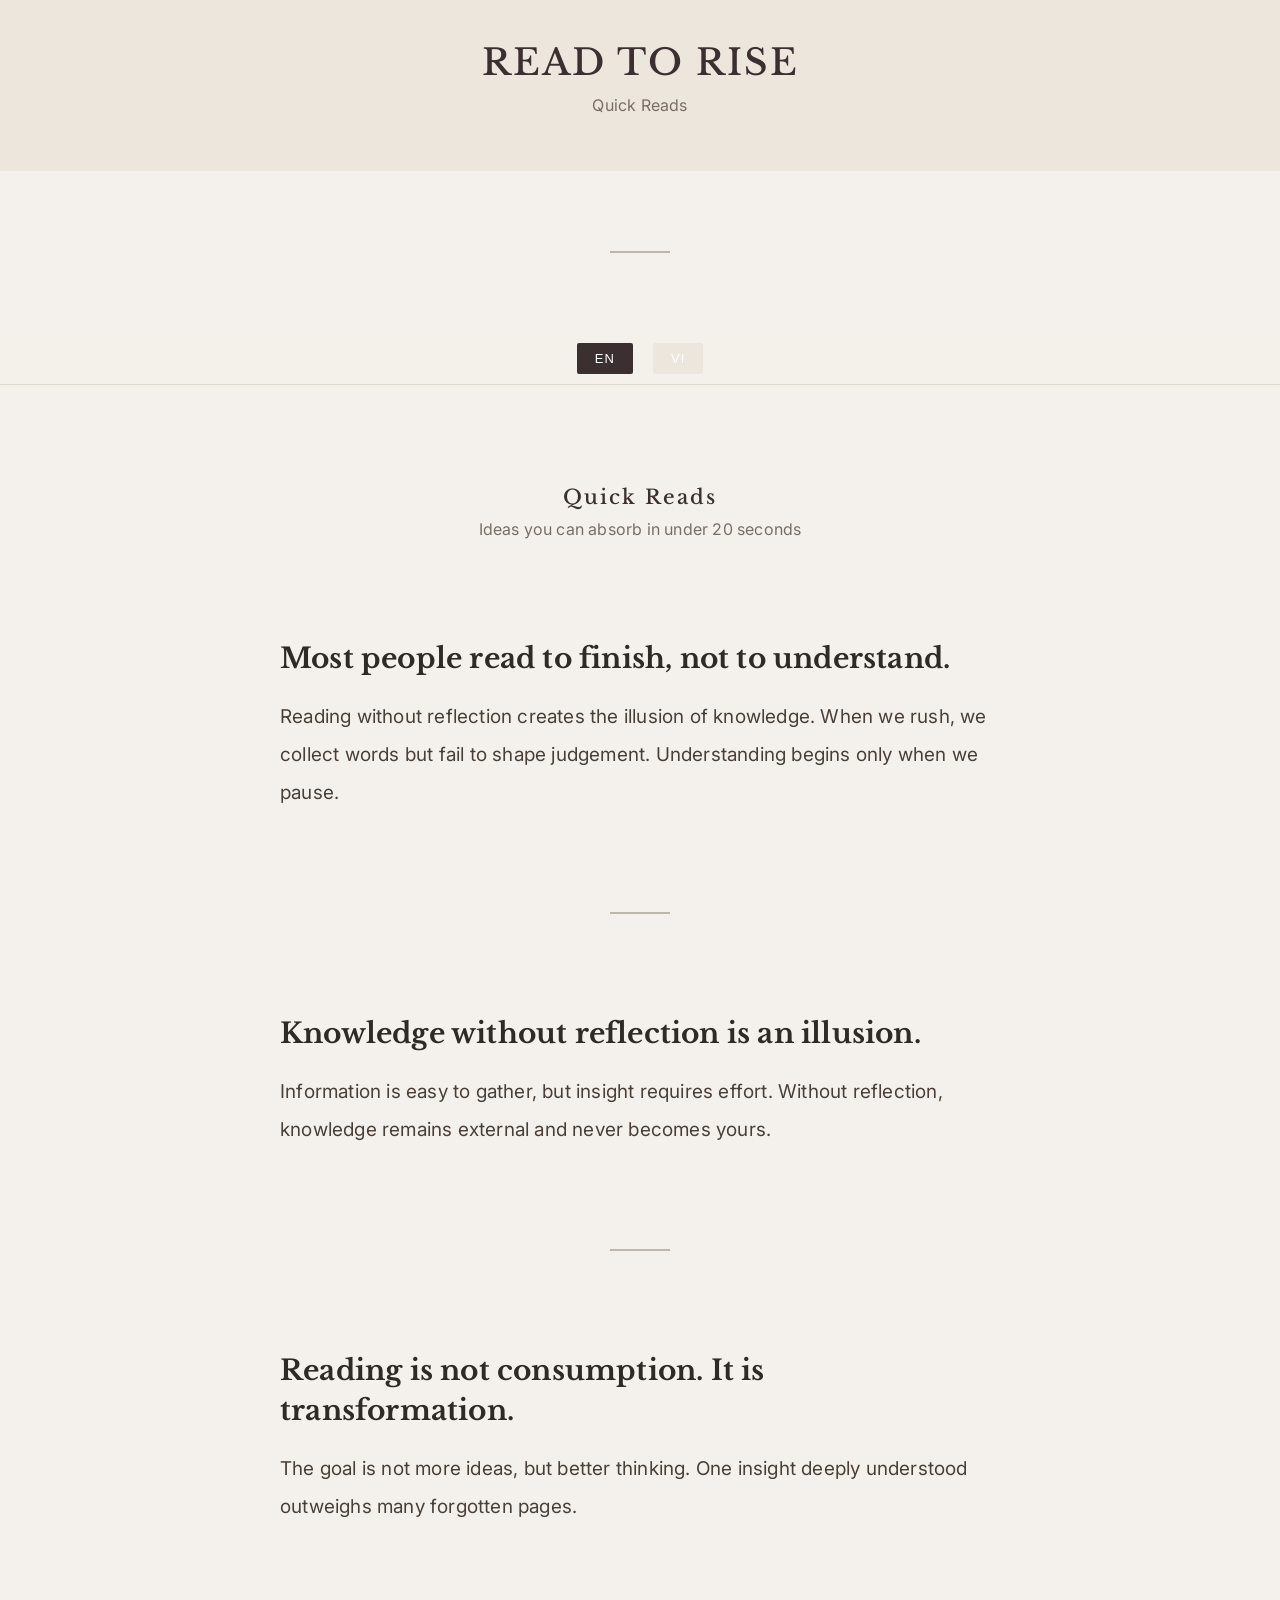
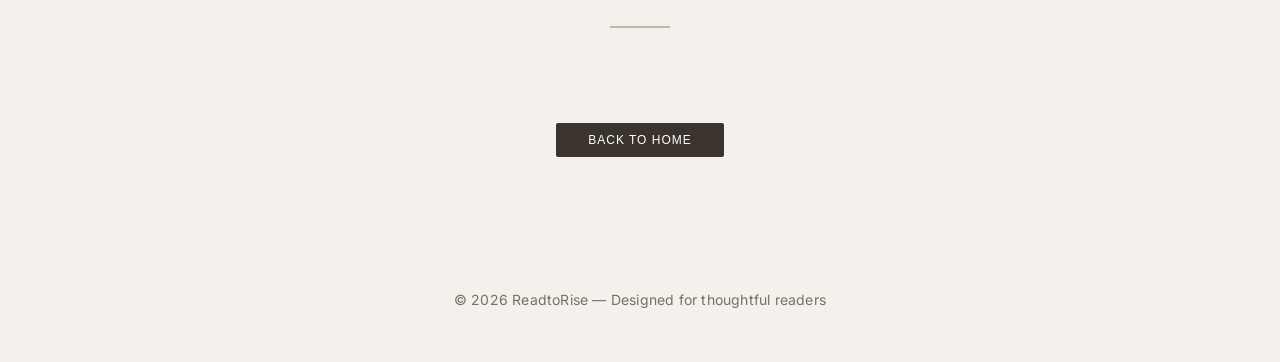
<file: quick-reads.html>
<!DOCTYPE html>
<html>

<head>
<title>Quick Reads | ReadtoRise</title>

<link href="https://fonts.googleapis.com/css2?family=Libre+Baskerville&family=Inter:wght@300;400;500&display=swap" rel="stylesheet">

<link rel="stylesheet" href="style.css">

<style>
.lang-toggle{
text-align:center;
margin:40px 0;
}

.lang-toggle button{
margin:0 8px;
padding:8px 18px;
background:#ece6dc;
border:none;
cursor:pointer;
font-size:13px;
letter-spacing:1px;
}

.lang-toggle button.active{
background:#3b2f2f;
color:white;
}
</style>

</head>

<body>

<header>
<h1>READ TO RISE</h1>
<p>Quick Reads</p>
</header>

<div class="divider"></div>

<!-- LANGUAGE -->
<div class="lang-toggle">
<button id="btn-en" onclick="setLanguage('en')">EN</button>
<button id="btn-vi" onclick="setLanguage('vi')">VI</button>
</div>

<section class="section-title">
<h2 class="en">Quick Reads</h2>
<h2 class="vi">Đọc Nhanh</h2>

<p class="en">Ideas you can absorb in under 20 seconds</p>
<p class="vi">Những ý tưởng ngắn để suy ngẫm</p>
</section>

<!-- POST 1 -->
<div class="article">

<h2 class="en">Most people read to finish, not to understand.</h2>
<h2 class="vi">Hầu hết mọi người đọc để hoàn thành, không phải để hiểu.</h2>

<p class="en">
Reading without reflection creates the illusion of knowledge.  
When we rush, we collect words but fail to shape judgement.  
Understanding begins only when we pause.
</p>

<p class="vi">
Đọc mà không suy ngẫm chỉ tạo ra ảo giác về tri thức.  
Khi đọc vội, ta chỉ thu thập từ ngữ mà không hình thành tư duy.  
Sự hiểu biết chỉ bắt đầu khi ta dừng lại.
</p>

</div>

<div class="divider"></div>

<!-- POST 2 -->
<div class="article">

<h2 class="en">Knowledge without reflection is an illusion.</h2>
<h2 class="vi">Tri thức không có suy ngẫm chỉ là ảo tưởng.</h2>

<p class="en">
Information is easy to gather, but insight requires effort.  
Without reflection, knowledge remains external and never becomes yours.
</p>

<p class="vi">
Thông tin dễ tích lũy, nhưng hiểu biết cần nỗ lực.  
Nếu không suy ngẫm, tri thức sẽ mãi ở bên ngoài và không thuộc về bạn.
</p>

</div>

<div class="divider"></div>

<!-- POST 3 -->
<div class="article">

<h2 class="en">Reading is not consumption. It is transformation.</h2>
<h2 class="vi">Đọc không phải là tiêu thụ, mà là sự chuyển hóa.</h2>

<p class="en">
The goal is not more ideas, but better thinking.  
One insight deeply understood outweighs many forgotten pages.
</p>

<p class="vi">
Mục tiêu không phải là nhiều ý tưởng hơn, mà là tư duy tốt hơn.  
Một hiểu biết sâu sắc có giá trị hơn nhiều trang sách bị quên lãng.
</p>

</div>

<div class="divider"></div>

<!-- BACK -->
<div style="text-align:center; margin:80px 0;">
<button onclick="location.href='index.html'">BACK TO HOME</button>
</div>

<div class="footer">
<p>© 2026 ReadtoRise — Designed for thoughtful readers</p>
</div>

<script>
function setLanguage(lang){
document.querySelectorAll('.en').forEach(el => {
el.style.display = (lang === 'en') ? 'block' : 'none';
});
document.querySelectorAll('.vi').forEach(el => {
el.style.display = (lang === 'vi') ? 'block' : 'none';
});

document.getElementById('btn-en').classList.remove('active');
document.getElementById('btn-vi').classList.remove('active');
document.getElementById('btn-' + lang).classList.add('active');
}

setLanguage('en');
</script>

</body>
</html>
</file>
<file: style.css>
/* ================= BASE ================= */

html{
scroll-behavior:smooth;
}

body{
margin:0;
font-family:"Inter", sans-serif;
background:#f4f1ec;
color:#2f2a26;
letter-spacing:0.2px;
}

/* ================= TYPOGRAPHY ================= */

h1,h2,h3{
font-family:"Libre Baskerville", serif;
margin:0;
}

/* ================= HEADER ================= */

header{
background:#ece6dc;
padding:40px 20px;
text-align:center;
}

header h1{
font-size:36px;
letter-spacing:2px;
font-weight:500;
color:#3b2f2f;
}

header p{
margin-top:10px;
color:#7a6e64;
font-size:16px;
}

/* ================= STICKY LANGUAGE ================= */

.lang-toggle{
position:sticky;
top:0;
z-index:1000;

background:rgba(244,241,236,0.9);
backdrop-filter:blur(6px);

padding:10px 0;
border-bottom:1px solid #e0d9cf;

text-align:center;
}

.lang-toggle button{
margin:0 8px;
padding:6px 16px;
background:#ece6dc;
border:none;
cursor:pointer;
font-size:12px;
letter-spacing:1px;
transition:all 0.3s ease;
}

.lang-toggle button.active{
background:#3b2f2f;
color:white;
}

/* ================= HERO ================= */

.hero{
padding:120px 20px;
text-align:center;
background:linear-gradient(rgba(244,241,236,0.95), rgba(244,241,236,0.95)),
url("https://images.unsplash.com/photo-1519681393784-d120267933ba");
background-size:cover;
background-position:center;
}

.hero h2{
max-width:800px;
margin:auto;
font-weight:400;
line-height:1.6;
font-size:28px;
color:#2f2a26;
}

.hero-tag{
letter-spacing:2px;
font-size:12px;
color:#7a6e64;
margin-bottom:20px;
}

/* ================= SECTION TITLE ================= */

.section-title{
text-align:center;
margin:100px 0 40px 0;
}

.section-title h2{
font-weight:500;
letter-spacing:2px;
font-size:20px;
color:#3b2f2f;
}

.section-title p{
color:#7a6e64;
margin-top:10px;
}

/* ================= GRID ================= */

.grid{
display:grid;
grid-template-columns:1fr 1fr;
gap:40px;
max-width:1100px;
margin:60px auto;
}

.grid.reverse{
direction:rtl;
}

.grid.reverse .overlay{
direction:ltr;
}

/* ================= CARD ================= */

.card{
position:relative;
width:85%;
margin:60px auto;
overflow:hidden;
border-radius:6px;
box-shadow:0 20px 40px rgba(0,0,0,0.15);
transition:transform 0.5s ease, box-shadow 0.5s ease;
}

.card:hover{
transform:translateY(-6px);
box-shadow:0 30px 60px rgba(0,0,0,0.18);
}

/* CARD VARIANTS */

.card-large{
width:90%;
margin:80px auto;
}

.card-small{
width:100%;
margin:0;
}

/* IMAGE */

.card img{
width:100%;
height:480px;
object-fit:cover;
display:block;
transition:transform 1s ease;
}

.card-small img{
height:360px;
}

.card:hover img{
transform:scale(1.06);
}

/* OVERLAY */

.card::after{
content:"";
position:absolute;
top:0;
left:0;
width:100%;
height:100%;
background:rgba(0,0,0,0.35);
}

/* TEXT OVER IMAGE */

.overlay{
position:absolute;
bottom:40px;
left:40px;
color:white;
text-align:left;
max-width:320px;
z-index:2;

opacity:0;
transform:translateY(10px);
transition:all 0.6s ease;
}

.card:hover .overlay{
opacity:1;
transform:translateY(0);
}

.overlay p{
font-size:12px;
letter-spacing:1px;
opacity:0.9;
}

.overlay h2{
margin:10px 0;
font-size:16px;
}

.overlay h3{
font-size:22px;
font-style:italic;
line-height:1.4;
}

/* ================= BUTTON ================= */

button{
margin-top:15px;
padding:10px 32px;
background:#3b342e;
color:white;
border:none;
letter-spacing:1px;
font-size:12px;
cursor:pointer;
border-radius:2px;
transition:all 0.3s ease;
}

button:hover{
background:#2a2420;
transform:translateY(-1px);
}

/* ================= DIVIDER ================= */

.divider{
width:60px;
height:2px;
background:#8b7d6b;
margin:80px auto;
opacity:0.5;
}

/* ================= ARTICLE ================= */

.article{
max-width:720px;
margin:100px auto;
line-height:2;
font-size:19px;
color:#2f2a26;
padding:0 20px;
}

.article h2{
font-size:28px;
margin-bottom:20px;
line-height:1.4;
}

.article p{
margin-top:10px;
color:#4a3f36;
}

/* ================= QUOTE ================= */

.quote{
max-width:700px;
margin:100px auto;
font-family:"Libre Baskerville", serif;
font-style:italic;
font-size:22px;
line-height:1.6;
color:#4a3f36;
text-align:center;
}

.quote-author{
margin-top:15px;
font-size:14px;
letter-spacing:1px;
color:#7a6e64;
}

/* ================= FOOTER ================= */

.footer{
text-align:center;
padding:40px 20px;
color:#7a6e64;
font-size:14px;
}

/* ================= FADE-IN ================= */

.fade-in{
opacity:0;
transform:translateY(30px);
transition:all 1s ease;
}

.fade-in.show{
opacity:1;
transform:translateY(0);
}

/* ================= MOBILE ================= */

@media (max-width:768px){

.grid{
grid-template-columns:1fr;
}

.card{
width:90%;
}

.card img{
height:300px;
}

.article{
font-size:17px;
line-height:1.8;
}

}

/* ================= LANGUAGE FIX ================= */

.vi{
font-family:"Inter", sans-serif;
letter-spacing:0.2px;
}

h1.vi, h2.vi, h3.vi{
font-family:"Inter", sans-serif !important;
}

h2.vi{
line-height:1.5;
}
</file>
